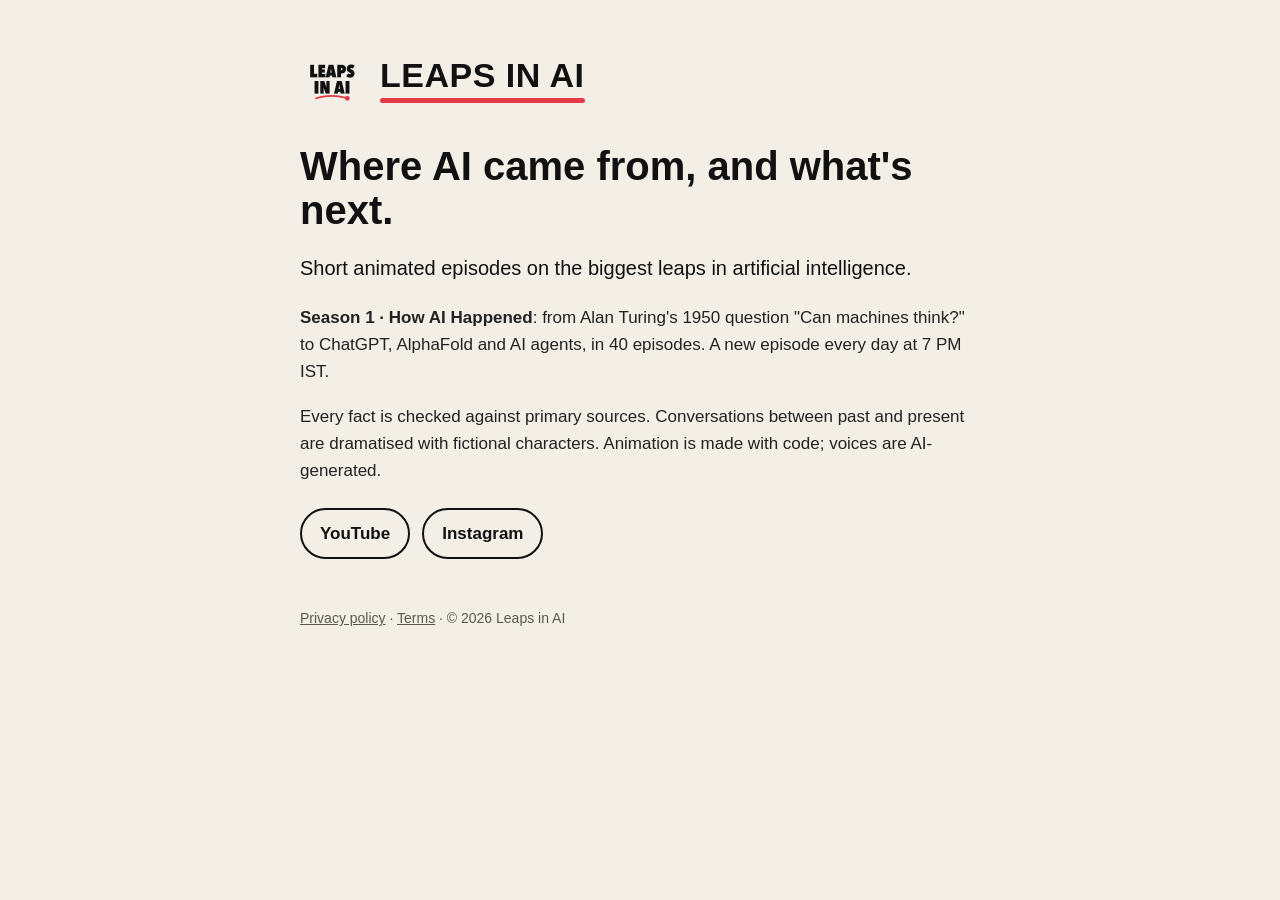
<file: index.html>
<!doctype html>
<html lang="en">
<head>
<meta charset="utf-8">
<meta name="viewport" content="width=device-width, initial-scale=1">
<title>Leaps in AI</title>
<meta name="description" content="The biggest leaps in artificial intelligence: where they came from, and what's next.">
<link rel="icon" href="logo.png">
<link rel="stylesheet" href="style.css">
</head>
<body>
<main>
  <header><img src="logo.png" alt="Leaps in AI logo"><a class="brand" href="./">LEAPS IN AI<span></span></a></header>
  <h1>Where AI came from, and what's next.</h1>
  <p class="lead">Short animated episodes on the biggest leaps in artificial intelligence.</p>
  <p><strong>Season 1 · How AI Happened</strong>: from Alan Turing's 1950 question "Can machines think?" to ChatGPT,
     AlphaFold and AI agents, in 40 episodes. A new episode every day at 7 PM IST.</p>
  <p>Every fact is checked against primary sources. Conversations between past and present are dramatised with
     fictional characters. Animation is made with code; voices are AI-generated.</p>
  <div class="links">
    <a href="https://www.youtube.com/@LeapsinAI">YouTube</a>
    <a href="https://www.instagram.com/leapsinai">Instagram</a>
  </div>
  <footer><a href="privacy.html">Privacy policy</a> · <a href="terms.html">Terms</a> · © 2026 Leaps in AI</footer>
</main>
</body>
</html>
</file>
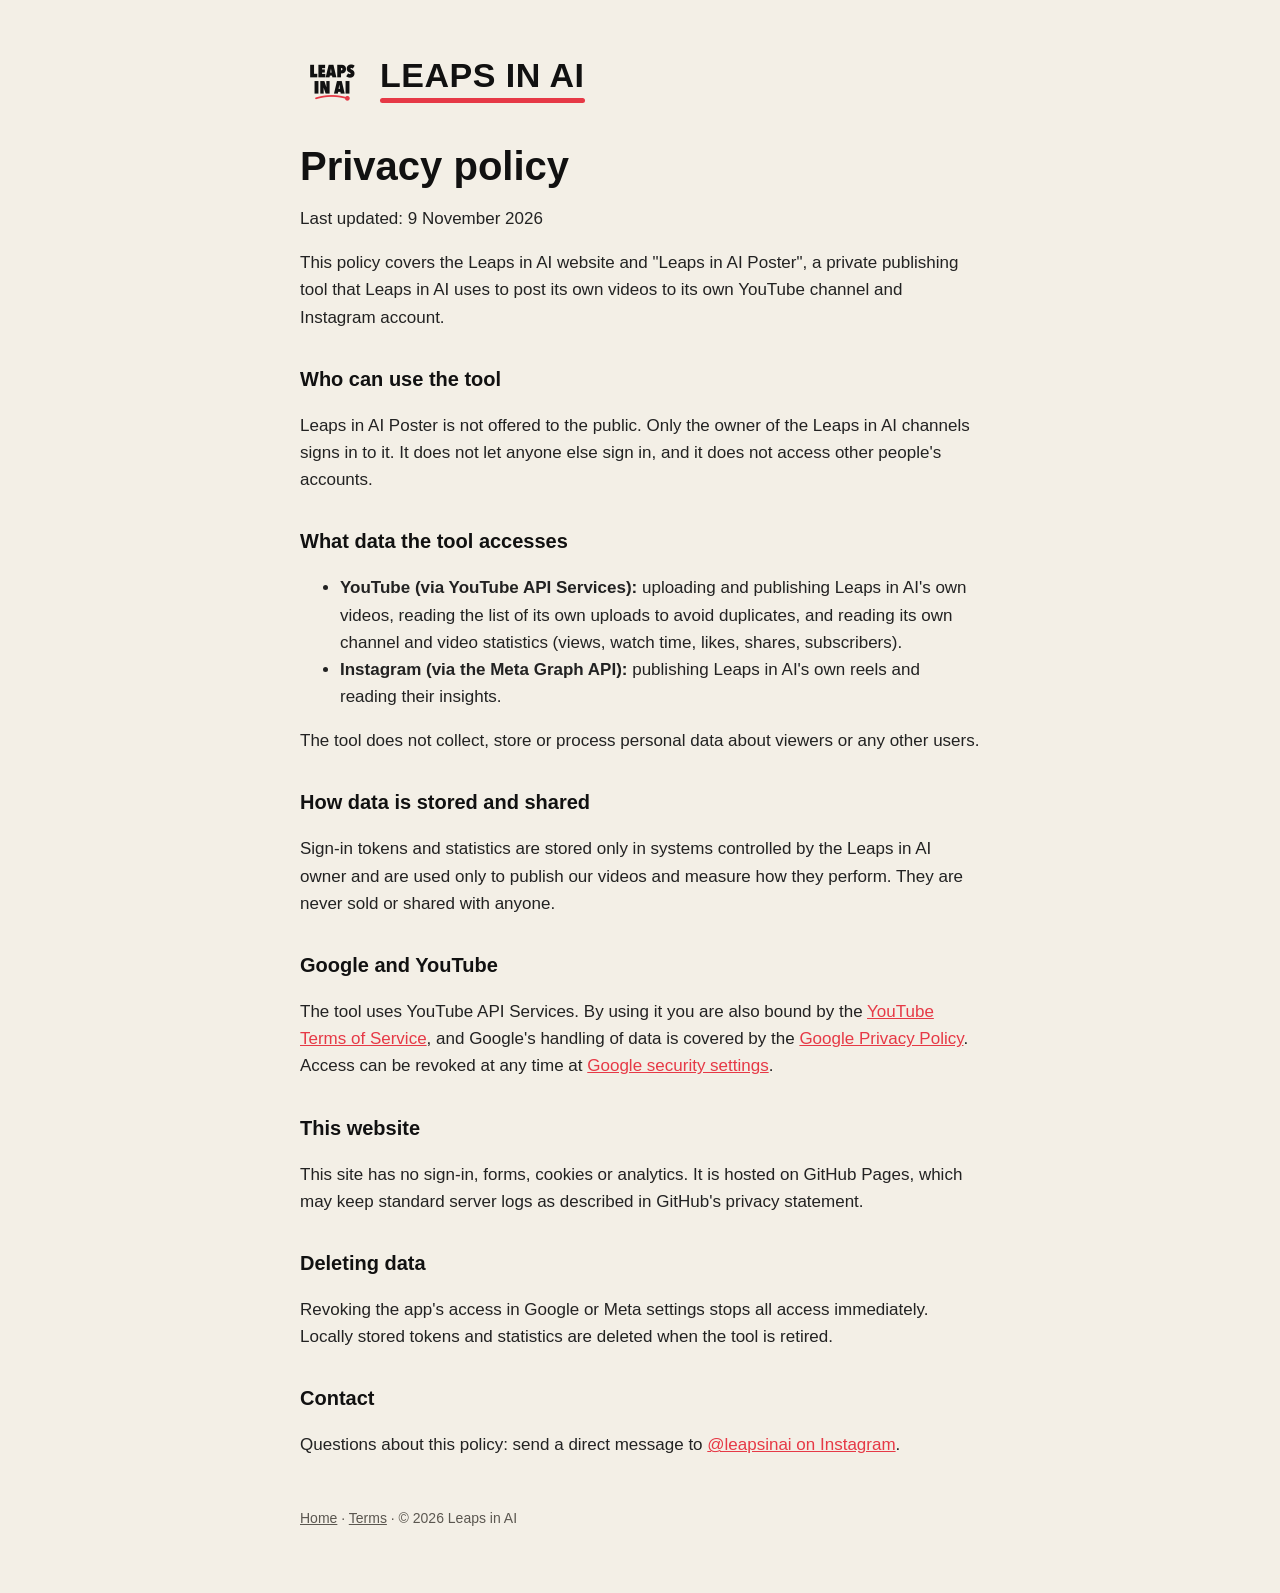
<file: privacy.html>
<!doctype html>
<html lang="en">
<head>
<meta charset="utf-8">
<meta name="viewport" content="width=device-width, initial-scale=1">
<title>Privacy policy · Leaps in AI</title>
<link rel="icon" href="logo.png">
<link rel="stylesheet" href="style.css">
</head>
<body>
<main>
  <header><img src="logo.png" alt="Leaps in AI logo"><a class="brand" href="./">LEAPS IN AI<span></span></a></header>
  <h1>Privacy policy</h1>
  <p>Last updated: 9 November 2026</p>

  <p>This policy covers the Leaps in AI website and "Leaps in AI Poster", a private publishing tool that Leaps in AI
     uses to post its own videos to its own YouTube channel and Instagram account.</p>

  <h2>Who can use the tool</h2>
  <p>Leaps in AI Poster is not offered to the public. Only the owner of the Leaps in AI channels signs in to it.
     It does not let anyone else sign in, and it does not access other people's accounts.</p>

  <h2>What data the tool accesses</h2>
  <ul>
    <li><strong>YouTube (via YouTube API Services):</strong> uploading and publishing Leaps in AI's own videos, reading the
        list of its own uploads to avoid duplicates, and reading its own channel and video statistics (views, watch
        time, likes, shares, subscribers).</li>
    <li><strong>Instagram (via the Meta Graph API):</strong> publishing Leaps in AI's own reels and reading their insights.</li>
  </ul>
  <p>The tool does not collect, store or process personal data about viewers or any other users.</p>

  <h2>How data is stored and shared</h2>
  <p>Sign-in tokens and statistics are stored only in systems controlled by the Leaps in AI owner and are used only to
     publish our videos and measure how they perform. They are never sold or shared with anyone.</p>

  <h2>Google and YouTube</h2>
  <p>The tool uses YouTube API Services. By using it you are also bound by the
     <a href="https://www.youtube.com/t/terms">YouTube Terms of Service</a>, and Google's handling of data is covered by the
     <a href="https://policies.google.com/privacy">Google Privacy Policy</a>. Access can be revoked at any time at
     <a href="https://myaccount.google.com/permissions">Google security settings</a>.</p>

  <h2>This website</h2>
  <p>This site has no sign-in, forms, cookies or analytics. It is hosted on GitHub Pages, which may keep standard server
     logs as described in GitHub's privacy statement.</p>

  <h2>Deleting data</h2>
  <p>Revoking the app's access in Google or Meta settings stops all access immediately. Locally stored tokens and
     statistics are deleted when the tool is retired.</p>

  <h2>Contact</h2>
  <p>Questions about this policy: send a direct message to <a href="https://www.instagram.com/leapsinai">@leapsinai on Instagram</a>.</p>

  <footer><a href="./">Home</a> · <a href="terms.html">Terms</a> · © 2026 Leaps in AI</footer>
</main>
</body>
</html>
</file>
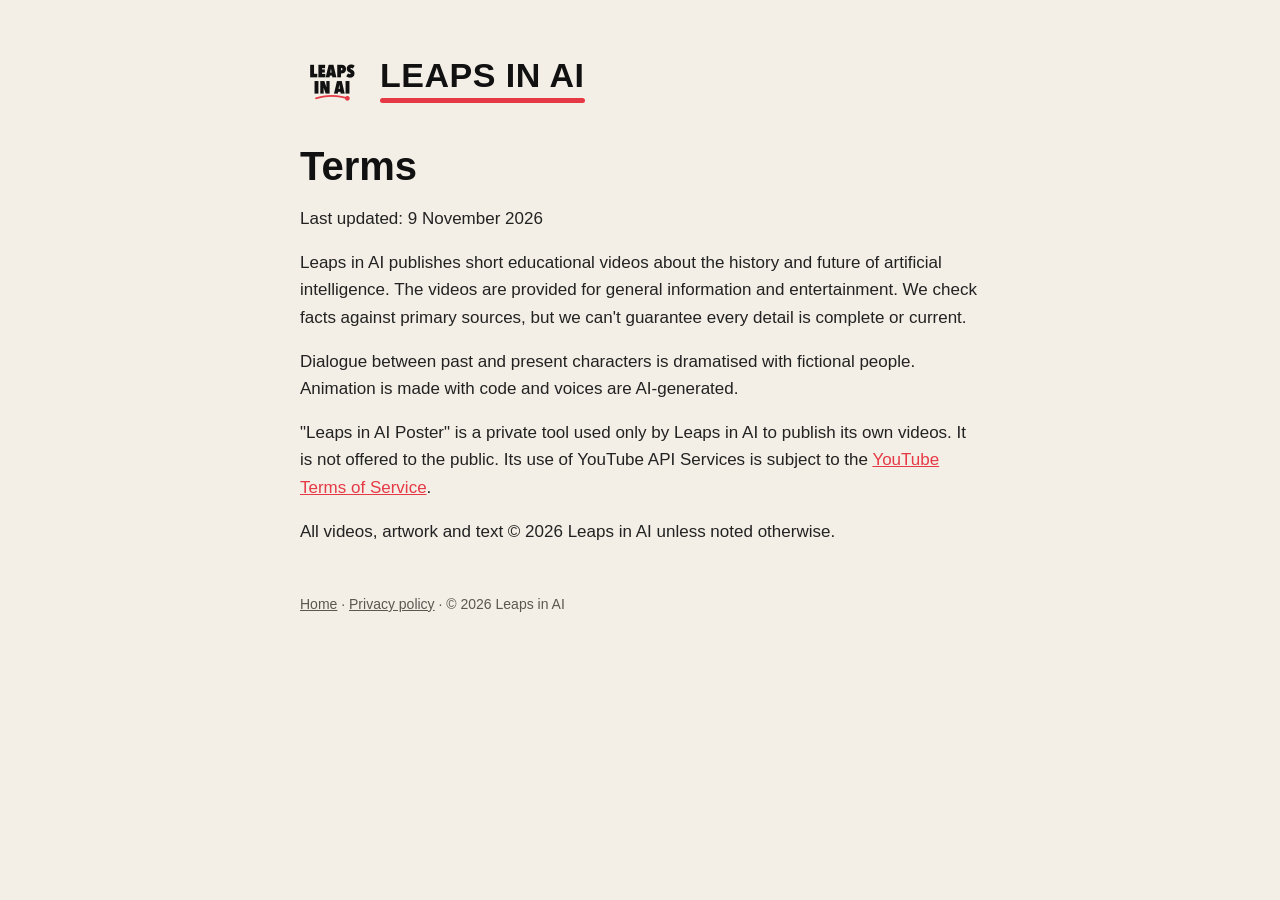
<file: terms.html>
<!doctype html>
<html lang="en">
<head>
<meta charset="utf-8">
<meta name="viewport" content="width=device-width, initial-scale=1">
<title>Terms · Leaps in AI</title>
<link rel="icon" href="logo.png">
<link rel="stylesheet" href="style.css">
</head>
<body>
<main>
  <header><img src="logo.png" alt="Leaps in AI logo"><a class="brand" href="./">LEAPS IN AI<span></span></a></header>
  <h1>Terms</h1>
  <p>Last updated: 9 November 2026</p>
  <p>Leaps in AI publishes short educational videos about the history and future of artificial intelligence.
     The videos are provided for general information and entertainment. We check facts against primary sources,
     but we can't guarantee every detail is complete or current.</p>
  <p>Dialogue between past and present characters is dramatised with fictional people. Animation is made with code and
     voices are AI-generated.</p>
  <p>"Leaps in AI Poster" is a private tool used only by Leaps in AI to publish its own videos. It is not offered
     to the public. Its use of YouTube API Services is subject to the
     <a href="https://www.youtube.com/t/terms">YouTube Terms of Service</a>.</p>
  <p>All videos, artwork and text © 2026 Leaps in AI unless noted otherwise.</p>
  <footer><a href="./">Home</a> · <a href="privacy.html">Privacy policy</a> · © 2026 Leaps in AI</footer>
</main>
</body>
</html>
</file>
<file: style.css>
:root { --paper: #F3EFE6; --ink: #111111; --red: #E63946; --muted: #5b5750; }
* { box-sizing: border-box; }
body { margin: 0; background: var(--paper); color: var(--ink);
       font: 17px/1.6 "Avenir Next", "Helvetica Neue", Arial, sans-serif; }
main { max-width: 720px; margin: 0 auto; padding: 48px 20px 64px; }
header { display: flex; align-items: center; gap: 16px; margin-bottom: 32px; }
header img { width: 64px; height: 64px; border-radius: 50%; }
.brand { font: 800 34px/1 "Avenir Next Condensed", "Arial Narrow", sans-serif; letter-spacing: .5px; text-decoration: none; color: var(--ink); }
.brand span { display: block; width: 100%; height: 5px; margin-top: 6px; border-radius: 3px; background: var(--red); }
h1 { font: 800 40px/1.1 "Avenir Next Condensed", "Arial Narrow", sans-serif; margin: 0 0 16px; }
h2 { font-size: 20px; margin: 32px 0 8px; }
p, li { color: #222; }
.lead { font-size: 20px; color: var(--ink); }
.links { display: flex; flex-wrap: wrap; gap: 12px; margin: 24px 0; }
.links a { padding: 10px 18px; border: 2px solid var(--ink); border-radius: 999px; color: var(--ink);
           text-decoration: none; font-weight: 700; }
.links a:hover { background: var(--ink); color: var(--paper); }
a { color: var(--red); }
footer { margin-top: 48px; font-size: 14px; color: var(--muted); }
footer a { color: var(--muted); }
</file>
